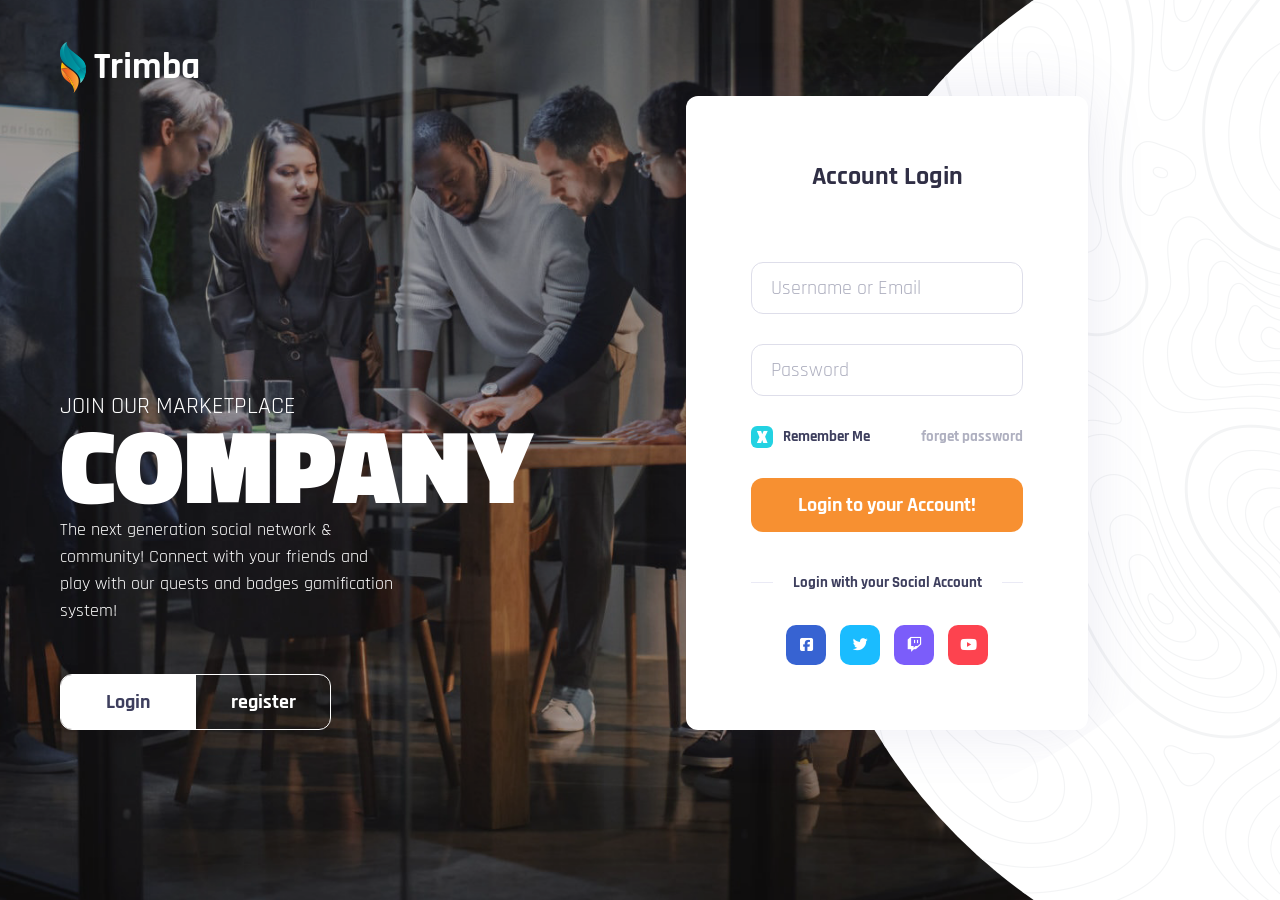
<file: forms/CompanyRegistrationPage.html>
<!DOCTYPE html>
<html lang="en">
<head>

    <!-- <link rel="stylesheet" href="assets/css/colorvariants/default.css" id="defaultscheme"> -->

    <meta charset="UTF-8">
    <meta http-equiv="X-UA-Compatible" content="IE=edge">
    <meta name="viewport" content="width=device-width, initial-scale=1.0">
    <title>Company Registration Page</title>

    <!-- font-awesome -->
    <link rel="stylesheet" href="https://cdnjs.cloudflare.com/ajax/libs/font-awesome/6.2.0/css/all.min.css">

    <!-- Bootstrap-5 -->
    <link rel="stylesheet" href="CompanyRegistrationPage/assets/css/bootstrap.min.css">

    <!-- custom-styles -->
    <link rel="stylesheet" href="CompanyRegistrationPage/assets/css/style.css">
    <link rel="stylesheet" href="CompanyRegistrationPage/assets/css/responsive.css">
    <link rel="stylesheet" href="CompanyRegistrationPage/assets/css/animation.css">
</head>
<body>

    <!-- background -->
    <div class="ls-bg">
        <img class="ls-bg-inner" src="CompanyRegistrationPage/assets/images/bg.png" alt="">
    </div>

    <main class="overflow-hidden">
        <div class="wrapper">
            <div class="main-inner">

                <!-- logo -->
                <div class="logo">
                    <div class="logo-icon">
                        <img src="CompanyRegistrationPage/assets/images/logo.png" alt="BeRifma">
                    </div>
                    <div class="logo-text">
                        Trimba
                    </div>
                </div>
                <div class="row h-100 align-content-center">
                    <div class="col-md-6 tab-100 order_2">

                        <!-- side text -->
                        <div class="side-text">
                            <article>
                                <span>Join Our Marketplace</span>
                                <h1 class="main-heading">Company</h1>
                                <p>
                                    The next generation social network & community! Connect 
                                    with your friends and play with our quests and badges 
                                    gamification system!
                                </p>
                            </article>

                            <!-- login sign up button -->
                            <div class="logSign">
                                <button id="showlogin" type="button" class="active">Login</button>
                                <button id="showregister" type="button">register</button>
                            </div>
                        </div>
                    </div>
                    <div class="col-md-6 tab-100">

                        <!-- form -->
                        <div class="form">
                                <h2 class="login-form form-title">
                                    Account Login
                                </h2>
                                <h2 class="signup-form form-title">
                                    Create your Account!
                                </h2>

                                <!-- login form -->
                            <form id="step1" class="login-form" method="post">
                                <div class="input-field">
                                    <input type="text" id="username" required>
                                    <label>
                                        Username or Email
                                    </label>
                                </div>
                                <div class="input-field delay-100ms">
                                    <input type="password" id="password" required>
                                    <label>
                                        Password
                                    </label>
                                </div>
                                <div class="d-flex justify-content-between flex-wrap">
                                    <div class="rememberme">
                                        <input type="checkbox">
                                        <label>Remember Me</label>
                                    </div>
                                    <a href="CompanyRegistrationPage.html#" class="forget">forget password</a>
                                </div>
                                <div class="login-btn">
                                    <button type="button" class="login">Login to your Account!</button>
                                </div>
                            </form>

                            <!-- sign up form -->
                            <form id="step2" class="signup-form" method="post">
                                <div class="input-field">
                                    <input type="text" id="mail-email" required>
                                    <label>
                                        Your Email
                                    </label>
                                </div>
                                <div class="input-field delay-100ms">
                                    <input type="text" id="user" required>
                                    <label>
                                        Username
                                    </label>
                                </div>
                                <div class="input-field delay-200ms">
                                    <input type="password" id="password" required>
                                    <label>
                                        Password
                                    </label>
                                </div>
                                <div class="input-field delay-300ms">
                                    <input type="password" id="confirm" required>
                                    <label>
                                        Repeat Password
                                    </label>
                                </div>
                                <div class="rememberme">
                                    <input type="checkbox">
                                    <label>Send me news and updates via email</label>
                                </div>
                                <div class="login-btn">
                                    <button type="button" class="signup">Register Now!</button>
                                </div>
                            </form>

                            <!-- social sign in -->
                            <div class="login-form signup_social">
                                <div class="divide-heading">
                                    <span>Login with your Social Account</span>
                                </div>
                                <div class="social-signup">
                                    <a class="facebook" href="CompanyRegistrationPage.html#"><i class="fa-brands fa-square-facebook"></i></a>
                                    <a class="twitter" href="CompanyRegistrationPage.html#"><i class="fa-brands fa-twitter"></i></a>
                                    <a class="twitch" href="CompanyRegistrationPage.html#"><i class="fa-brands fa-twitch"></i></a>
                                    <a class="youtube" href="CompanyRegistrationPage.html#"><i class="fa-brands fa-youtube"></i></a>
                                </div>
                            </div>

                            
                            <div class="signup-form register-text">
                                You'll receive a confirmation email in your inbox with a link to activate your account. If you have any problems, <a href="CompanyRegistrationPage.html#">contact us!</a> 
                            </div>
                        </div>
                    </div>
                </div>
            </div>
        </div>
    </main>
    

    <div id="error">

    </div>


    <!-- Bootstrap-5 -->
    <script src="CompanyRegistrationPage/assets/js/bootstrap.min.js"></script>

    <!-- Jquery -->
    <script src="CompanyRegistrationPage/assets/js/jquery-3.6.1.min.js"></script>

    <!-- My js -->
    <script src="CompanyRegistrationPage/assets/js/custom.js"></script>
</body>
</html>
</file>
<file: forms/CompanyRegistrationPage/assets/css/style.css>
@import url('https://fonts.googleapis.com/css2?family=Oswald:wght@200;300;400;500;600;700&family=Rajdhani:wght@300;400;500;600;700&family=Titillium+Web:ital,wght@0,200;0,300;0,400;0,600;0,700;0,900;1,200;1,300;1,400;1,600;1,700&display=swap');



/* variables */
:root
{
    --primary-color: rgb(0, 143, 156);
    --secondary-color: rgb(247, 144, 49);
    --field-text-color:rgb(62, 63, 94);
    --bg-color: rgb(255,255,255);
    --heading-color: rgb(255,255,255);
    --text-color: rgb(48, 47, 69);
    --label-color: rgb(175, 176, 192);
    --border-color: rgb(222, 222, 234);
    
}
  
body
{
    font-family: 'Rajdhani', sans-serif;
    width: 100%;
    position: relative;
    min-height: 100vh;
}
.ls-bg
{
    position: absolute;
    z-index: 0;
    width: 100%;
    height: 100%;
    top: 0;
    overflow: hidden;
    left: 0;

}
.ls-bg-inner
{
    object-fit: cover;
    width: 100%;
    height: 100%;
    object-position: 50% 50%;
    background-color: rgb(51, 49, 48);
}



main
{
    position: relative;
    z-index: 10000;
    min-height: 100vh;
}
main::after
{
    content: "";
    position: absolute;
    height: 100%;
    top: 0;
    right: -15%;
    width: 50%;
    z-index: 0;
    clip-path: circle(70% at 80% 50%);
    background-color: var(--bg-color);
    background-image: url(../images/Layers.png);
    
}
.wrapper
{
    padding: 40px 0px 120px 120px;
    width: 85%;
    height: auto;

}
.main-inner
{
    position: relative;
    height: 100%;
}


.logo
{
    display: flex;
    align-items: center;
    height: auto;
    position: relative;
    z-index: 10;
}
.logo-icon
{
    width: auto;
}
.logo-icon img
{
    width: 100%;
}
.logo-text
{
    font-size: 37px;
    color: var(--heading-color);
    font-weight: bold;
    margin-left: 8px;
}
.p-relate
{
    position: relative;
    height: 100%;
}



.side-text
{
    position: absolute;
    bottom: 0;
    left: 0;
    width: 28%;
    
} 
.side-text *
{
    margin: 0;
}
.side-text span
{
    font-size: 24px;
    color: var(--heading-color);
    text-transform: uppercase; 
    display: block;
    line-height: 0.5;
}

.main-heading
{
    font-size: 104px;
    font-family: "Titillium Web";
    color: var(--heading-color);
    text-transform: uppercase;
    font-weight: 900;
    line-height: 1;
}
.side-text p
{
    font-size: 18px;
    color: var(--heading-color);
}

.logSign
{
    display: flex;
    width: 80%;
    height: auto;
    border: solid 1px var(--bg-color);
    border-radius: 12px;
    overflow: hidden;
    margin-top: 50px;
}
.logSign button
{
    background-color: transparent;
    min-width: 50%;
    height: 54px;
    border: 0;
    transition: 0.4s;
    font-size: 20px;
    color: var(--heading-color);
    font-weight: bold;
    position: relative;
    z-index: 1;
}
.logSign button.active
{
    color: var(--field-text-color);
}
.logSign button.active:before
{
    content: "";
    width: 100%;
    height: 100%;
    background-color: var(--bg-color);
    color: var(--field-text-color);
    position: absolute;
    top: 0;
    left: 0;
    z-index: -1;
}

.form
{
    border-radius: 12px;
    background-color: var(--bg-color);
    box-shadow: 0px 0px 60px 0px rgba(94, 92, 154, 0.12);
    margin-left: auto;
    min-height: 500px;
    padding: 65px;
    width: 65%;
    position: relative;
    z-index: 100000;
}
.form-title
{
  font-size: 26px;
  color: var(--text-color);
  font-weight: bold;
  text-align: center;
  margin-bottom: 70px;
}
.input-field
{
    margin-bottom: 30px;
    transition: 0.4s;
    position: relative;
    display: grid;
    align-items: center;
    opacity: 0;
    width: 100%;
    height: 52px;
    min-height: 52px;
    background-color: var(--bg-color);
}
.input-field input
{
    border: solid 1px var(--border-color);
    border-radius: 12px;
    width: 100%;
    transition: 0.4s;
    height: 100%;
    padding-left: 20px;
    font-size: 20px;
    color: var(--field-text-color);
    font-weight: bold;

}
.input-field input:focus
{
    outline: 0;
    border-color: var(--secondary-color);
}
.input-field label
{
  font-size: 20px;
  color: var(--label-color);
  position: absolute;
  left: 17px;
  transition: 0.4s;
  pointer-events: none;
  width: max-content;
  padding: 0 3px;
  background-color: var(--bg-color);

}
.input-field:focus-within label
{
    transform: translatey(-24px);
    font-size: 15px !important;

}
.input-field input:valid+label
{
    transform: translatey(-24px);
    font-size: 15px;
}
.input-field input:invalid+label
{
    font-size: 20px;
}
.rememberme 
{
    display: flex;
    align-content: center;
    height: auto;
    margin-bottom: 30px;
}
.rememberme label
{
    font-size: 15px;
    color: var(--field-text-color);
    font-weight: bold;
    margin-left: 10px;
}
.rememberme input[type=checkbox]
{
    -webkit-appearance: none;
    border-radius: 6px;
    background-color: rgb(35, 210, 226);
    width: 22px;
    height: 22px;
    position: relative;
    cursor: pointer;
      
}
.rememberme input[type=checkbox]::before
{
    content: "X";
    font-family: 'Titillium Web';
    font-weight: 900;
    font-size: 18px;
    color: var(--heading-color);
    width: 100%;
    transition: 0.4s;
    height: 100%;
    position: absolute;
    text-align: center;
    line-height: 22px;

}
.rememberme input[type=checkbox]:checked::before
{
    content: '\f00c';
    font-family: "Font Awesome 5 free";
    font-size: 16px;
}
.forget
{
    font-size: 15px;
    color: var(--label-color);
    font-weight: bold;
    text-decoration: none;
    margin-bottom: 30px;
}
.forget:hover
{
    color: var(--secondary-color);
}
.login-btn button
{
    border-radius: 12px;
    background-color: rgb(247, 144, 49);
    width: 100%;
    transition: 0.4s;
    height: 54px;
    font-size: 20px;
    margin-bottom: 40px;
    border: 0;
    position: relative;
    color: var(--heading-color);
    font-weight: bold;    
    overflow: hidden;
}
.login-btn .signup
{
    background-color: var(--primary-color);
}
.login-btn button::before
{
    content: "GO!";
    font-size: 20px;
    font-weight: bold;
    background-color: var(--field-text-color);
    color: var(--heading-color);
    line-height: 54px;
    display: block;
    transition: 0.4s;
    height: 100%;
    position: absolute;
    top: 0;
    left: -65px;
    width: 65px;
}
.login-btn button:hover::before
{
    left: 0;
}
.login-btn button:hover
{
    padding-left: 65px;
}


.divide-heading
{

    position: relative;
    z-index: 1;
    margin-bottom: 30px;
  }
.divide-heading span
{
    font-size: 15px;
    color: var(--field-text-color);
    font-weight: bold;
    text-align: center;
    background-color: var(--bg-color);
    padding: 0 20px;
    width: max-content;
    margin: 0 auto;
    display: block;
}

.divide-heading::after
{
    content: "";
    position: absolute;
    width: 100%;
    background-color: rgb(234, 234, 245);
    height: 1px;
    left: 0;
    right: 0;
    margin-left: auto;
    margin-right: auto;
    top: 10px;
    z-index: -1;
}
.social-signup
{
    display: flex;
    flex-wrap: wrap;
    width: 100%;
    height: auto;
    justify-content: center;
}
.social-signup a
{
    border-radius: 10px;
    background-color: var(--field-text-color);
    width: 40px;
    height: 40px;
    display: grid;
    justify-content: center;
    align-content: center;
    text-decoration: none;
    margin: 0 7px;
}
.social-signup a.facebook
{

    background-color: rgb(55, 99, 210);
}
.social-signup a.twitter
{
    background-color: rgb(26, 188, 255);  
}
.social-signup a.twitch
{
    background-color: rgb(123, 93, 250);  
}
.social-signup a.youtube
{
    background-color: rgb(253, 67, 79);  
}
.social-signup a i
{
    color: var(--heading-color);
    font-size: 15px;

}
.register-text
{
    font-size: 14px;
    color: var(--field-text-color);  
}
.register-text a
{
    color: rgb(35, 210, 226);
    text-decoration: none;
}



main .signup-form 
{
    display: none;
}








  





.thankyou-page .logo
{
    justify-content: center;
    margin-top: 60px;
}
.thankyou-page .logo-icon
{
    width: 55px;
    margin-right: 10px;
}
.thankyou-page .logo .logo-icon img
{
    width: 100%;
}
.thankyou-page .logo-text
{
    font-size: 65px;
}
.thankyou-page .main-inner
{
    background-image: url(https://templates.seekviral.com/trimba3/forms/CompanyRegistrationPage/assets/images/thankyou-bg.png) !important;
    background-color: var(--text-color-hover);

}
.thankyou-page article
{
    text-align: center;
    margin-top: 80px;
}
.thankyou-page article h1
{
        font-size: 75px;
        font-weight: bold;
        text-transform: uppercase; 
}
.thankyou-page article h1 span
{
    display: block;
    font-size: 80px;
    font-weight: 900;
    color: var(--primary-color);
}
.thankyou-page article span
{
    font-size: 20px;
    color: var(--primary-color);
    font-weight: 500;
}
.thankyou-page article p
{
    font-size: 18px;
    font-family: "Myriad Pro";
    color: var(--secondary--text-color);
    margin: 0 auto;
    margin-top: 45px;
    width: 39%;
}
.social-media
{
    text-align: center;
    margin: 40px auto;
    background-color: var(--text-color-hover);
    width: 30%;
    padding: 6px 10px;
}
.social-media a
{
    border: solid 1px rgb(244, 244, 244);
    border-radius: 5px;
    background-color: transparent;
    color: var(--secondary--text-color);
    font-size: 18px;
    font-weight: bold;
    padding: 10px 20px;
    text-decoration: none;
    display: inline-block;
}
.social-media a i
{
    margin-right: 10px;
    font-size: 20px;
}
.back-home
{
    width: 188px;
    height: 63px;
    margin: 0 auto;
}
.back-home a
{
    background-color: var(--primary-color);
    border-radius: 50px;
    color: var(--text-color-hover);
    width: 100%;
    height: 100%;
    display: block;
    text-decoration: none;
    text-align: center;
    line-height: 63px;
    font-size: 17px;
    color: rgb(255, 255, 255);
    font-weight: bold;
    border: 0;

}







#sub img
{
    width: 60px;
}

.highlight
{
    border-top: solid 3px var(--primary-color) !important;
    border-bottom: solid 3px var(--primary-color) !important;

}













#error
{
    position: fixed;
    top: 10px;
    left: 10px;
    z-index: 20;
}

.invalid
{
  border: solid 2px #ff4444 !important;
  position: relative;
}
</file>
<file: forms/CompanyRegistrationPage/assets/css/responsive.css>
/*L-desktop*/

@media (min-device-width:  1600px)
{

}

/*L-laptops*/
@media(max-width: 1440px)
{

    .wrapper
    {
        padding-left: 60px;
    }
    .form
    {
        width: 80%;
    }
    .side-text
    {
        width: 33%;
    }
    

    
}

/*laptops/tablets*/
@media(max-width: 1024px)
{

    .wrapper
    {
        padding-left: 60px;
    }
    .form
    {
        width: 80%;
    }
    .side-text
    {
        width: 40%;
    }
    .form
    {
        padding: 30px;
    }
    .form-title
    {
        margin-bottom: 50px;
    }
    .input-field
    {
        margin-bottom: 20px;
    }
    .login-btn button
    {
        margin-bottom: 20px;
    }
    .side-text span
    {
        font-size: 24px;
    }
    .main-heading
    {
        font-size: 75px;
    }
    .side-text p
    {
        font-size: 15px;
    }
    


    




    .thankyou-page article p
    {
        width: 80%;
    }
    .social-media
    {
        width: 65%;
    }
    .thankyou-page article h1
    {
        font-size: 60px;
    }
    .thankyou-page article h1 span
    {
        font-size: 65px;
    }
    .thankyou-page article span
    {
        font-size: 18px;
    }
    .step-bar-inner
    {
        width: 50%;
    }
}


/*tablets*/
@media(max-width: 768px)
{

    .tab-50
    {
        width: 50%;
    }
    .tab-100
    {
        width: 100%;
    }
    .form
    {
        margin: 0 auto;
        margin-top: 50px;
    }
    .side-text
    {
        position: relative;
        width: 80%;
        margin: 0 auto;
        margin-top: 30px;
    }
    .order_2
    {
        order: 2;
    }
    .wrapper
    {
        width: 100%;
        padding-right: 60px;
    }
    main::after
    {
        display: none;
    }
    .main-inner
    {
        margin-top: 50px;
    }
    .logSign
    {
        width: 100%;
        position: fixed;
        top: 0;
        left: 0;
        z-index: 1000000;
        margin-top: 0;
        border-radius: 0;
    }











    .social-media
    {
        width: 85%;
    }
}


/*Smart phone*/
@media(max-width: 576px)
{


    .logo
    {
        margin: 100px 0 50px 0;
    }
    .form
    {
        width: 100%;
        padding: 30px;
        border-radius: 0;
    }
    .side-text
    {
        position: relative;
        width: 100%;
        padding: 30px;
        margin: 0 auto;
        margin-top: 30px;
    }
    .order_2
    {
        order: 2;
    }
    .wrapper
    {
        width: 100%;
        padding: 0;
    }
    main::after
    {
        display: none;
    }
    .main-inner
    {
        margin-top: 50px;
    }
    .logSign
    {
        width: 100%;
        position: fixed;
        top: 0;
        left: 0;
        z-index: 1000000;
        margin-top: 0;
        border-radius: 0;
    }
    .side-text span
    {
        font-size: 18px;
    }
    .side-text .main-heading
    {
        font-size: 50px;
    }
    .side-text p
    {
        font-size: 14px;
    }





    

    




    
    .thankyou-page article h1
    {
        font-size: 30px;
    }
    .thankyou-page article h1 span
    {
        font-size: 35px;
    }
    .thankyou-page article span
    {
        font-size: 15px;
    }
    .thankyou-page article p
    {
        font-size: 15px;
        width: 90%;
    }
    .thankyou-page .logo-text
    {
        font-size: 60px;
    }
    .social-media
    {
        width: 100%;
    }


    
}
</file>
<file: forms/CompanyRegistrationPage/assets/css/animation.css>
.revealerror
{
    animation: revealerror 3s linear 1;
}
@keyframes revealerror
{
    0%
    {
        opacity: 1;
        display: block;
    }
    30%
    {
        opacity: 1;
        display: block;
    }
    60%
    {
        opacity: 0.7;
        display: block;
    }
    90%
    {
        opacity: 0.3;
        display: block;
    }
    100%
    {
        opacity: 0;

    }
}


.reveal
{
    animation: reveal 0.5s linear forwards;
}

@keyframes reveal
{
    from
    {
        opacity: 0;
    }    
    to
    {
        opacity: 1;
    }
}

.form
{
    animation: pop-reveal 1s ease forwards;
}
@keyframes pop-reveal
{
    from
    {
       clip-path: circle(0% at 0 0);
    }
    to
    {
        clip-path: circle(142% at 0 0);
    }  
}


 .logSign #showregister.active::before
 {
    animation: slide-left .4s linear forwards;
 }
@keyframes slide-left
{
    from
    {
        transform: translateX(-100%);
    }
    to
    {
        transform: translateX(0);
    }    
}
.logSign #showlogin.active::before
{
   animation: slide-right .4s linear forwards;
}
@keyframes slide-right
{
   from
   {
       transform: translateX(100%);
   }
   to
   {
       transform: translateX(0);
   }    
}

 .social-signup a:hover i
 {
    animation: ring 0.5s linear forwards;
 }

 @keyframes ring
 {
    0%
    {
        transform: rotate(-15deg);   
    }
    25%
    {
        transform: rotate(15deg);
    }
    50%
    {
        transform: rotate(-15deg);
    } 
    75%
    {
        transform: rotate(15deg);
    }    
 }
</file>
